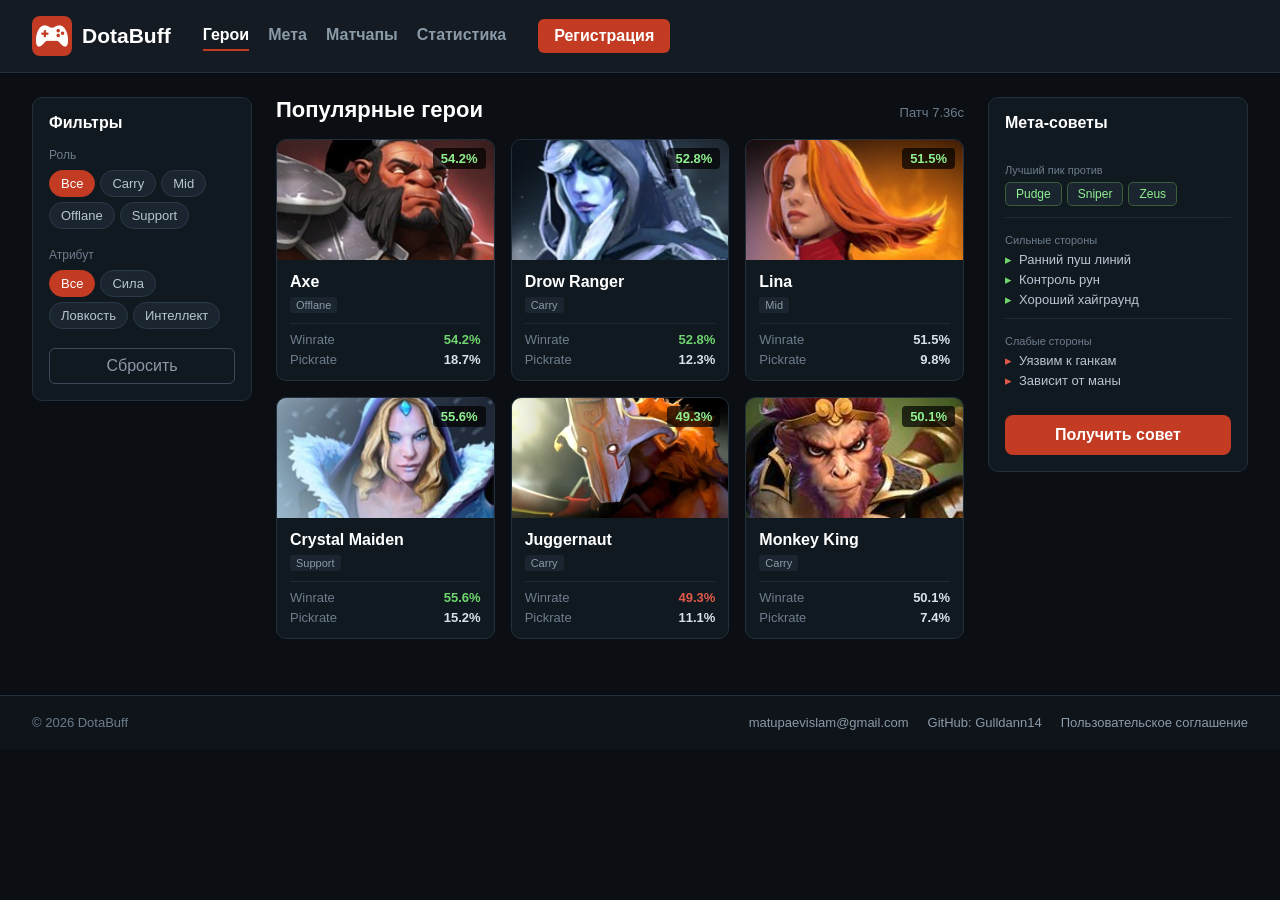
<file: index.html>
<!DOCTYPE html>
<html lang="ru">
<head>
    <meta charset="UTF-8">
    <meta name="viewport" content="width=device-width, initial-scale=1.0">
    <title>DotaBuff — учебная работа</title>
    <link rel="stylesheet" href="styles.css">
</head>
<body>
    <header class="topbar">
        <div class="logo">
            <img src="logo.png" alt="DotaBuff" class="logo-img">
            <span class="logo-text">DotaBuff</span>
        </div>
        <nav class="main-nav">
            <a href="#heroes" class="nav-link active">Герои</a>
            <a href="meta.html" class="nav-link">Мета</a>
            <a href="matchups.html" class="nav-link">Матчапы</a>
            <a href="#stats" class="nav-link">Статистика</a>
        </nav>
<input type="checkbox" id="loginToggle" class="login-toggle">

<label for="loginToggle" class="login-btn"><a href="register.html">Регистрация</a></label>
</div>
<button class="burger" id="burgerBtn" aria-label="Открыть меню">
    <span></span>
    <span></span>
    <span></span>
</button>
    </header>
    <nav class="mobile-nav" id="mobileNav">
    <a href="#heroes">Герои</a>
    <a href="meta.html">Мета</a>
    <a href="matchups.html">Матчапы</a>
    <a href="#stats">Статистика</a>
    <a href="register.html">Регистрация</a>
</nav>

<div class="overlay" id="overlay"></div>

    <main class="layout">
        <aside class="filters">
            <h3 class="filters-title">Фильтры</h3>

            <div class="filter-group">
                <span class="filter-label">Роль</span>
                <div class="filter-chips">
                    <input type="radio" name="role" id="role-all" class="filter-radio" checked>
                    <label for="role-all" class="chip">Все</label>

                    <input type="radio" name="role" id="role-carry" class="filter-radio">
                    <label for="role-carry" class="chip">Carry</label>

                    <input type="radio" name="role" id="role-mid" class="filter-radio">
                    <label for="role-mid" class="chip">Mid</label>

                    <input type="radio" name="role" id="role-offlane" class="filter-radio">
                    <label for="role-offlane" class="chip">Offlane</label>

                    <input type="radio" name="role" id="role-support" class="filter-radio">
                    <label for="role-support" class="chip">Support</label>
                </div>
            </div>

            <div class="filter-group">
                <span class="filter-label">Атрибут</span>
                <div class="filter-chips">
                    <input type="radio" name="attr" id="attr-all" class="filter-radio" checked>
                    <label for="attr-all" class="chip">Все</label>

                    <input type="radio" name="attr" id="attr-str" class="filter-radio">
                    <label for="attr-str" class="chip">Сила</label>

                    <input type="radio" name="attr" id="attr-agi" class="filter-radio">
                    <label for="attr-agi" class="chip">Ловкость</label>

                    <input type="radio" name="attr" id="attr-int" class="filter-radio">
                    <label for="attr-int" class="chip">Интеллект</label>
                </div>
            </div>

            <a href="" class="reset-btn">Сбросить</a>
        </aside>

        <section class="heroes-area">
            <div class="heroes-header">
                <h2>Популярные герои</h2>
                <span class="heroes-count">Патч 7.36c</span>
            </div>

            <div class="hero-grid">
                <article class="hero-card role-offlane attr-str">
                    <div class="hero-portrait attr-str">
                        <img src="axe.jpg" alt="Axe" class="hero-img">
                        <span class="winrate">54.2%</span>
                    </div>
                    <div class="hero-info">
                        <h4 class="hero-name">Axe</h4>
                        <div class="hero-roles">
                            <span class="role-tag">Offlane</span>
                        </div>
                        <div class="hero-stats">
                            <div class="stat">
                                <span class="stat-label">Winrate</span>
                                <span class="stat-value good">54.2%</span>
                            </div>
                            <div class="stat">
                                <span class="stat-label">Pickrate</span>
                                <span class="stat-value">18.7%</span>
                            </div>
                        </div>
                    </div>
                </article>

                <article class="hero-card role-carry attr-agi">
                    <div class="hero-portrait attr-agi">
                        <img src="drowka.jpg" alt="Drow Ranger" class="hero-img">
                        <span class="winrate">52.8%</span>
                    </div>
                    <div class="hero-info">
                        <h4 class="hero-name">Drow Ranger</h4>
                        <div class="hero-roles">
                            <span class="role-tag">Carry</span>
                        </div>
                        <div class="hero-stats">
                            <div class="stat">
                                <span class="stat-label">Winrate</span>
                                <span class="stat-value good">52.8%</span>
                            </div>
                            <div class="stat">
                                <span class="stat-label">Pickrate</span>
                                <span class="stat-value">12.3%</span>
                            </div>
                        </div>
                    </div>
                </article>

                <article class="hero-card role-mid attr-int">
                    <div class="hero-portrait attr-int">
                        <img src="lina.jpg" alt="Lina" class="hero-img">
                        <span class="winrate">51.5%</span>
                    </div>
                    <div class="hero-info">
                        <h4 class="hero-name">Lina</h4>
                        <div class="hero-roles">
                            <span class="role-tag">Mid</span>
                        </div>
                        <div class="hero-stats">
                            <div class="stat">
                                <span class="stat-label">Winrate</span>
                                <span class="stat-value">51.5%</span>
                            </div>
                            <div class="stat">
                                <span class="stat-label">Pickrate</span>
                                <span class="stat-value">9.8%</span>
                            </div>
                        </div>
                    </div>
                </article>

                <article class="hero-card role-support attr-int">
                    <div class="hero-portrait attr-int">
                        <img src="CM.jpg" alt="Crystal Maiden" class="hero-img">
                        <span class="winrate">55.6%</span>
                    </div>
                    <div class="hero-info">
                        <h4 class="hero-name">Crystal Maiden</h4>
                        <div class="hero-roles">
                            <span class="role-tag">Support</span>
                        </div>
                        <div class="hero-stats">
                            <div class="stat">
                                <span class="stat-label">Winrate</span>
                                <span class="stat-value good">55.6%</span>
                            </div>
                            <div class="stat">
                                <span class="stat-label">Pickrate</span>
                                <span class="stat-value">15.2%</span>
                            </div>
                        </div>
                    </div>
                </article>

                <article class="hero-card role-carry attr-agi">
                    <div class="hero-portrait attr-agi">
                        <img src="jaga.webp" alt="Juggernaut" class="hero-img">
                        <span class="winrate">49.3%</span>
                    </div>
                    <div class="hero-info">
                        <h4 class="hero-name">Juggernaut</h4>
                        <div class="hero-roles">
                            <span class="role-tag">Carry</span>
                        </div>
                        <div class="hero-stats">
                            <div class="stat">
                                <span class="stat-label">Winrate</span>
                                <span class="stat-value bad">49.3%</span>
                            </div>
                            <div class="stat">
                                <span class="stat-label">Pickrate</span>
                                <span class="stat-value">11.1%</span>
                            </div>
                        </div>
                    </div>
                </article>

                <article class="hero-card role-carry attr-uni">
                    <div class="hero-portrait attr-uni">
                        <img src="MK.jfif" alt="Monkey King" class="hero-img">
                        <span class="winrate">50.1%</span>
                    </div>
                    <div class="hero-info">
                        <h4 class="hero-name">Monkey King</h4>
                        <div class="hero-roles">
                            <span class="role-tag">Carry</span>
                        </div>
                        <div class="hero-stats">
                            <div class="stat">
                                <span class="stat-label">Winrate</span>
                                <span class="stat-value">50.1%</span>
                            </div>
                            <div class="stat">
                                <span class="stat-label">Pickrate</span>
                                <span class="stat-value">7.4%</span>
                            </div>
                        </div>
                    </div>
                </article>
            </div>
        </section>

        <aside class="meta-panel" id="meta">
            <h3 class="meta-title">Мета-советы</h3>

            <div class="meta-block">
                <span class="meta-label">Лучший пик против</span>
                <div class="meta-heroes">
                    <a href="#" class="meta-chip">Pudge</a>
                    <a href="#" class="meta-chip">Sniper</a>
                    <a href="#" class="meta-chip">Zeus</a>
                </div>
            </div>

            <div class="meta-block">
                <span class="meta-label">Сильные стороны</span>
                <ul class="meta-list">
                    <li>Ранний пуш линий</li>
                    <li>Контроль рун</li>
                    <li>Хороший хайграунд</li>
                </ul>
            </div>

            <div class="meta-block">
                <span class="meta-label">Слабые стороны</span>
                <ul class="meta-list weak">
                    <li>Уязвим к ганкам</li>
                    <li>Зависит от маны</li>
                </ul>
            </div>

            <a href="#heroes" class="advice-btn">Получить совет</a>
        </aside>
    </main>
<footer class="footer">
    <div class="footer-content">
        <p class="footer-copy">© 2026 DotaBuff</p>
        <nav class="footer-links">
            <a href="mailto:matupaevislam@gmail.com">matupaevislam@gmail.com</a>
            <a href="https://github.com/Gulldann14" target="_blank">GitHub: Gulldann14</a>
            <a href="terms.html">Пользовательское соглашение</a>
        </nav>
    </div>
</footer>
<script src="js.js"></script>
</body>
</html>
</file>
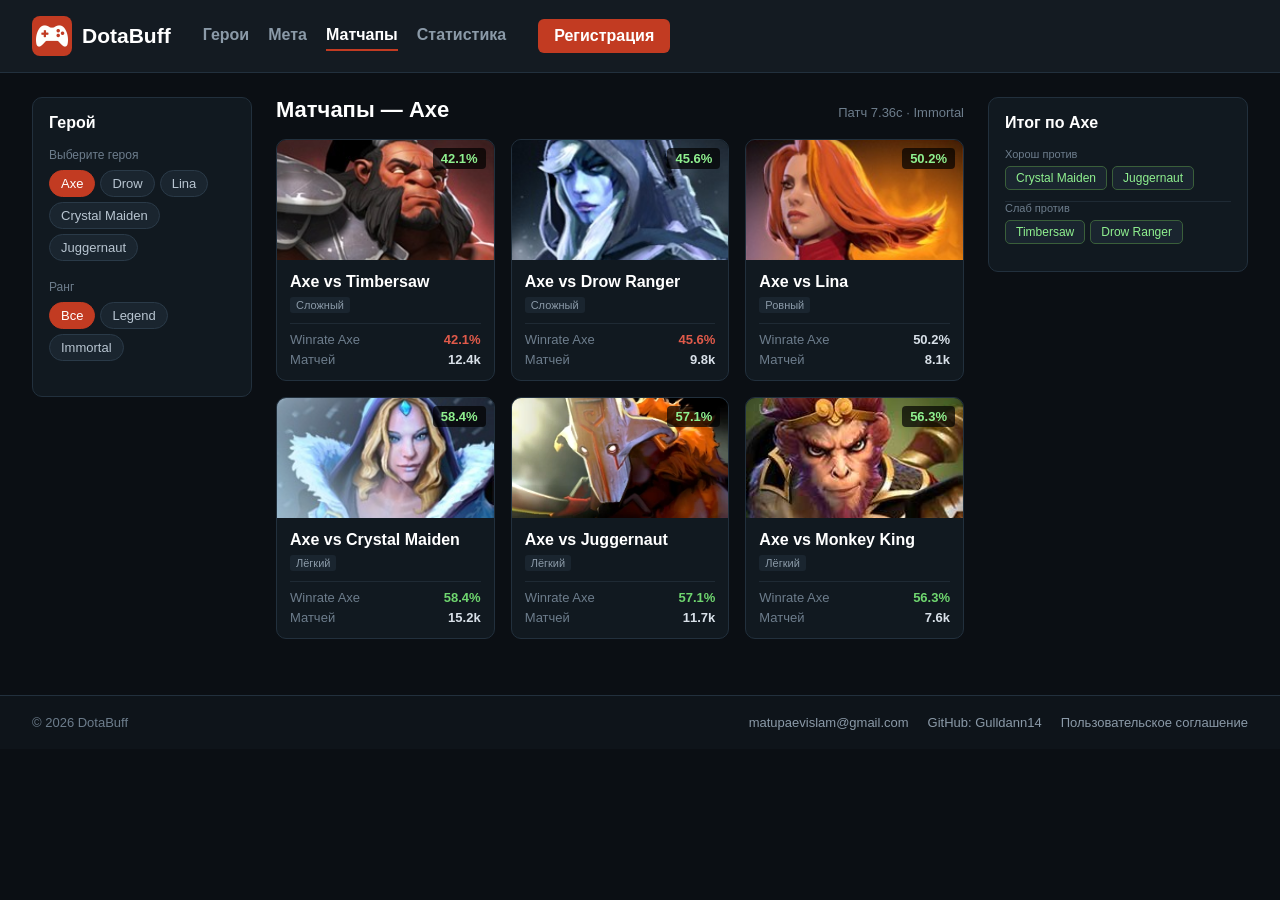
<file: matchups.html>
<!DOCTYPE html>
<html lang="ru">
<head>
    <meta charset="UTF-8">
    <meta name="viewport" content="width=device-width, initial-scale=1.0">
    <title>Матчапы · DotaBuff</title>
    <link rel="stylesheet" href="styles.css">
</head>
<body>
    <header class="topbar">
        <div class="logo">
            <img src="logo.png" alt="DotaBuff" class="logo-img">
            <span class="logo-text">DotaBuff</span>
        </div>
        <nav class="main-nav">
            <a href="index.html" class="nav-link">Герои</a>
            <a href="meta.html" class="nav-link">Мета</a>
            <a href="matchups.html" class="nav-link active">Матчапы</a>
            <a href="#stats" class="nav-link">Статистика</a>
        </nav>
<input type="checkbox" id="loginToggle" class="login-toggle">

<label for="loginToggle" class="login-btn"><a href="register.html">Регистрация</a></label>
</div>
<button class="burger" id="burgerBtn" aria-label="Открыть меню">
    <span></span>
    <span></span>
    <span></span>
</button>
    </header>
    <nav class="mobile-nav" id="mobileNav">
    <a href="#heroes">Герои</a>
    <a href="meta.html">Мета</a>
    <a href="matchups.html">Матчапы</a>
    <a href="#stats">Статистика</a>
    <a href="register.html">Регистрация</a>
</nav>
    <main class="layout">
        <aside class="filters">
            <h3 class="filters-title">Герой</h3>

            <div class="filter-group">
                <span class="filter-label">Выберите героя</span>
                <div class="filter-chips">
                    <input type="radio" name="hero" id="hero-axe" class="filter-radio" checked>
                    <label for="hero-axe" class="chip">Axe</label>

                    <input type="radio" name="hero" id="hero-drow" class="filter-radio">
                    <label for="hero-drow" class="chip">Drow</label>

                    <input type="radio" name="hero" id="hero-lina" class="filter-radio">
                    <label for="hero-lina" class="chip">Lina</label>

                    <input type="radio" name="hero" id="hero-cm" class="filter-radio">
                    <label for="hero-cm" class="chip">Crystal Maiden</label>

                    <input type="radio" name="hero" id="hero-jugg" class="filter-radio">
                    <label for="hero-jugg" class="chip">Juggernaut</label>
                </div>
            </div>

            <div class="filter-group">
                <span class="filter-label">Ранг</span>
                <div class="filter-chips">
                    <input type="radio" name="rank" id="rank-all" class="filter-radio" checked>
                    <label for="rank-all" class="chip">Все</label>

                    <input type="radio" name="rank" id="rank-legend" class="filter-radio">
                    <label for="rank-legend" class="chip">Legend</label>

                    <input type="radio" name="rank" id="rank-immortal" class="filter-radio">
                    <label for="rank-immortal" class="chip">Immortal</label>
                </div>
            </div>
        </aside>

        <section class="heroes-area">
            <div class="heroes-header">
                <h2>Матчапы — Axe</h2>
                <span class="heroes-count">Патч 7.36c · Immortal</span>
            </div>

            <div class="hero-grid">
                <article class="hero-card">
                    <div class="hero-portrait attr-str">
                        <img src="axe.jpg" alt="Axe" class="hero-img">
                        <span class="winrate bad">42.1%</span>
                    </div>
                    <div class="hero-info">
                        <h4 class="hero-name">Axe vs Timbersaw</h4>
                        <div class="hero-roles">
                            <span class="role-tag">Сложный</span>
                        </div>
                        <div class="hero-stats">
                            <div class="stat">
                                <span class="stat-label">Winrate Axe</span>
                                <span class="stat-value bad">42.1%</span>
                            </div>
                            <div class="stat">
                                <span class="stat-label">Матчей</span>
                                <span class="stat-value">12.4k</span>
                            </div>
                        </div>
                    </div>
                </article>

                <article class="hero-card">
                    <div class="hero-portrait attr-agi">
                        <img src="drowka.jpg" alt="Drow Ranger" class="hero-img">
                        <span class="winrate bad">45.6%</span>
                    </div>
                    <div class="hero-info">
                        <h4 class="hero-name">Axe vs Drow Ranger</h4>
                        <div class="hero-roles">
                            <span class="role-tag">Сложный</span>
                        </div>
                        <div class="hero-stats">
                            <div class="stat">
                                <span class="stat-label">Winrate Axe</span>
                                <span class="stat-value bad">45.6%</span>
                            </div>
                            <div class="stat">
                                <span class="stat-label">Матчей</span>
                                <span class="stat-value">9.8k</span>
                            </div>
                        </div>
                    </div>
                </article>

                <article class="hero-card">
                    <div class="hero-portrait attr-int">
                        <img src="lina.jpg" alt="Lina" class="hero-img">
                        <span class="winrate">50.2%</span>
                    </div>
                    <div class="hero-info">
                        <h4 class="hero-name">Axe vs Lina</h4>
                        <div class="hero-roles">
                            <span class="role-tag">Ровный</span>
                        </div>
                        <div class="hero-stats">
                            <div class="stat">
                                <span class="stat-label">Winrate Axe</span>
                                <span class="stat-value">50.2%</span>
                            </div>
                            <div class="stat">
                                <span class="stat-label">Матчей</span>
                                <span class="stat-value">8.1k</span>
                            </div>
                        </div>
                    </div>
                </article>

                <article class="hero-card">
                    <div class="hero-portrait attr-int">
                        <img src="CM.jpg" alt="Crystal Maiden" class="hero-img">
                        <span class="winrate good">58.4%</span>
                    </div>
                    <div class="hero-info">
                        <h4 class="hero-name">Axe vs Crystal Maiden</h4>
                        <div class="hero-roles">
                            <span class="role-tag">Лёгкий</span>
                        </div>
                        <div class="hero-stats">
                            <div class="stat">
                                <span class="stat-label">Winrate Axe</span>
                                <span class="stat-value good">58.4%</span>
                            </div>
                            <div class="stat">
                                <span class="stat-label">Матчей</span>
                                <span class="stat-value">15.2k</span>
                            </div>
                        </div>
                    </div>
                </article>

                <article class="hero-card">
                    <div class="hero-portrait attr-agi">
                        <img src="jaga.webp" alt="Juggernaut" class="hero-img">
                        <span class="winrate good">57.1%</span>
                    </div>
                    <div class="hero-info">
                        <h4 class="hero-name">Axe vs Juggernaut</h4>
                        <div class="hero-roles">
                            <span class="role-tag">Лёгкий</span>
                        </div>
                        <div class="hero-stats">
                            <div class="stat">
                                <span class="stat-label">Winrate Axe</span>
                                <span class="stat-value good">57.1%</span>
                            </div>
                            <div class="stat">
                                <span class="stat-label">Матчей</span>
                                <span class="stat-value">11.7k</span>
                            </div>
                        </div>
                    </div>
                </article>

                <article class="hero-card">
                    <div class="hero-portrait attr-uni">
                        <img src="MK.jfif" alt="Monkey King" class="hero-img">
                        <span class="winrate good">56.3%</span>
                    </div>
                    <div class="hero-info">
                        <h4 class="hero-name">Axe vs Monkey King</h4>
                        <div class="hero-roles">
                            <span class="role-tag">Лёгкий</span>
                        </div>
                        <div class="hero-stats">
                            <div class="stat">
                                <span class="stat-label">Winrate Axe</span>
                                <span class="stat-value good">56.3%</span>
                            </div>
                            <div class="stat">
                                <span class="stat-label">Матчей</span>
                                <span class="stat-value">7.6k</span>
                            </div>
                        </div>
                    </div>
                </article>
            </div>
        </section>

<aside class="meta-panel">
    <div class="meta-for meta-for-axe">
        <h3 class="meta-title">Итог по Axe</h3>
        <div class="meta-block">
            <span class="meta-label">Хорош против</span>
            <div class="meta-heroes">
                <a href="#" class="meta-chip">Crystal Maiden</a>
                <a href="#" class="meta-chip">Juggernaut</a>
            </div>
        </div>
        <div class="meta-block">
            <span class="meta-label">Слаб против</span>
            <div class="meta-heroes">
                <a href="#" class="meta-chip">Timbersaw</a>
                <a href="#" class="meta-chip">Drow Ranger</a>
            </div>
        </div>
    </div>

    <div class="meta-for meta-for-drow">
        <h3 class="meta-title">Итог по Drow Ranger</h3>
        <div class="meta-block">
            <span class="meta-label">Хорош против</span>
            <div class="meta-heroes">
                <a href="#" class="meta-chip">Sniper</a>
                <a href="#" class="meta-chip">Zeus</a>
            </div>
        </div>
        <div class="meta-block">
            <span class="meta-label">Слаб против</span>
            <div class="meta-heroes">
                <a href="#" class="meta-chip">Axe</a>
                <a href="#" class="meta-chip">Slark</a>
            </div>
        </div>
    </div>

    <div class="meta-for meta-for-lina">
        <h3 class="meta-title">Итог по Lina</h3>
        <div class="meta-block">
            <span class="meta-label">Хорош против</span>
            <div class="meta-heroes">
                <a href="#" class="meta-chip">Pudge</a>
                <a href="#" class="meta-chip">Sniper</a>
            </div>
        </div>
        <div class="meta-block">
            <span class="meta-label">Слаб против</span>
            <div class="meta-heroes">
                <a href="#" class="meta-chip">Anti-Mage</a>
                <a href="#" class="meta-chip">Storm Spirit</a>
            </div>
        </div>
    </div>

    <div class="meta-for meta-for-cm">
        <h3 class="meta-title">Итог по Crystal Maiden</h3>
        <div class="meta-block">
            <span class="meta-label">Хорош против</span>
            <div class="meta-heroes">
                <a href="#" class="meta-chip">Meepo</a>
                <a href="#" class="meta-chip">Broodmother</a>
            </div>
        </div>
        <div class="meta-block">
            <span class="meta-label">Слаб против</span>
            <div class="meta-heroes">
                <a href="#" class="meta-chip">Axe</a>
                <a href="#" class="meta-chip">Slark</a>
            </div>
        </div>
    </div>

    <div class="meta-for meta-for-jugg">
        <h3 class="meta-title">Итог по Juggernaut</h3>
        <div class="meta-block">
            <span class="meta-label">Хорош против</span>
            <div class="meta-heroes">
                <a href="#" class="meta-chip">Zeus</a>
                <a href="#" class="meta-chip">Crystal Maiden</a>
            </div>
        </div>
        <div class="meta-block">
            <span class="meta-label">Слаб против</span>
            <div class="meta-heroes">
                <a href="#" class="meta-chip">Axe</a>
                <a href="#" class="meta-chip">Bristleback</a>
            </div>
        </div>
    </div>
</aside>
    </main>
<footer class="footer">
    <div class="footer-content">
        <p class="footer-copy">© 2026 DotaBuff</p>
        <nav class="footer-links">
            <a href="mailto:matupaevislam@gmail.com">matupaevislam@gmail.com</a>
            <a href="https://github.com/Gulldann14" target="_blank">GitHub: Gulldann14</a>
            <a href="terms.html">Пользовательское соглашение</a>
        </nav>
    </div>
</footer>
</body>
</html>
</file>
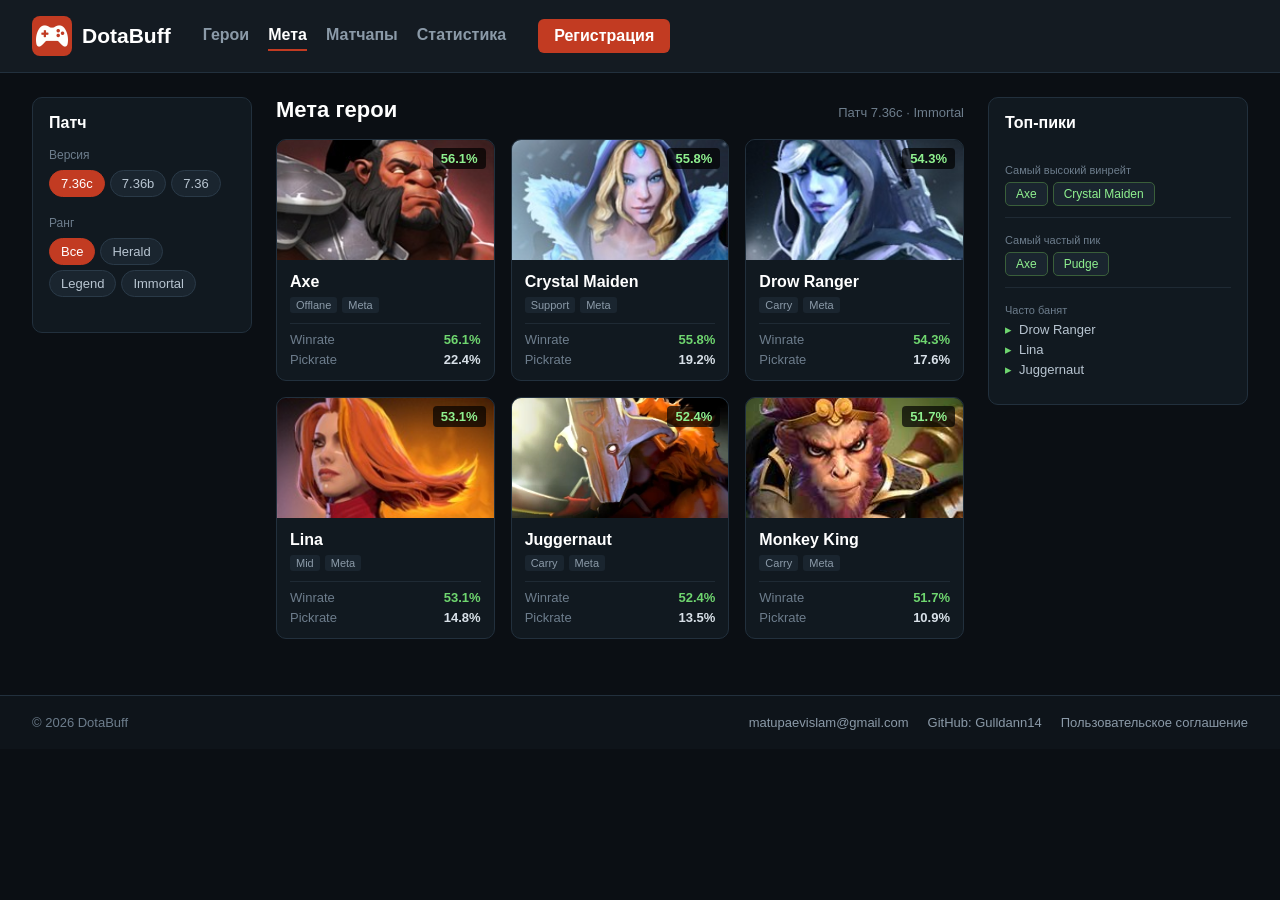
<file: meta.html>
<!DOCTYPE html>
<html lang="ru">
<head>
    <meta charset="UTF-8">
    <meta name="viewport" content="width=device-width, initial-scale=1.0">
    <title>Мета · DotaBuff</title>
    <link rel="stylesheet" href="styles.css">
</head>
<body>
    <header class="topbar">
        <div class="logo">
            <img src="logo.png" alt="DotaBuff" class="logo-img">
            <span class="logo-text">DotaBuff</span>
        </div>
        <nav class="main-nav">
            <a href="index.html" class="nav-link">Герои</a>
            <a href="meta.html" class="nav-link active">Мета</a>
            <a href="matchups.html" class="nav-link">Матчапы</a>
            <a href="#stats" class="nav-link">Статистика</a>
        </nav>
<input type="checkbox" id="loginToggle" class="login-toggle">

<label for="loginToggle" class="login-btn"><a href="register.html">Регистрация</a></label>
</div>
<button class="burger" id="burgerBtn" aria-label="Открыть меню">
    <span></span>
    <span></span>
    <span></span>
</button>
    </header>
    <nav class="mobile-nav" id="mobileNav">
    <a href="#heroes">Герои</a>
    <a href="meta.html">Мета</a>
    <a href="matchups.html">Матчапы</a>
    <a href="#stats">Статистика</a>
    <a href="register.html">Регистрация</a>
</nav>
    <main class="layout">
        <aside class="filters">
            <h3 class="filters-title">Патч</h3>

            <div class="filter-group">
                <span class="filter-label">Версия</span>
                <div class="filter-chips">
                    <input type="radio" name="patch" id="patch-736c" class="filter-radio" checked>
                    <label for="patch-736c" class="chip">7.36c</label>

                    <input type="radio" name="patch" id="patch-736b" class="filter-radio">
                    <label for="patch-736b" class="chip">7.36b</label>

                    <input type="radio" name="patch" id="patch-736" class="filter-radio">
                    <label for="patch-736" class="chip">7.36</label>
                </div>
            </div>

            <div class="filter-group">
                <span class="filter-label">Ранг</span>
                <div class="filter-chips">
                    <input type="radio" name="rank" id="rank-all" class="filter-radio" checked>
                    <label for="rank-all" class="chip">Все</label>

                    <input type="radio" name="rank" id="rank-herald" class="filter-radio">
                    <label for="rank-herald" class="chip">Herald</label>

                    <input type="radio" name="rank" id="rank-legend" class="filter-radio">
                    <label for="rank-legend" class="chip">Legend</label>

                    <input type="radio" name="rank" id="rank-immortal" class="filter-radio">
                    <label for="rank-immortal" class="chip">Immortal</label>
                </div>
            </div>
        </aside>

        <section class="heroes-area">
            <div class="heroes-header">
                <h2>Мета герои</h2>
                <span class="heroes-count">Патч 7.36c · Immortal</span>
            </div>

            <div class="hero-grid">
                <article class="hero-card">
                    <div class="hero-portrait attr-str">
                        <img src="axe.jpg" alt="Axe" class="hero-img">
                        <span class="winrate">56.1%</span>
                    </div>
                    <div class="hero-info">
                        <h4 class="hero-name">Axe</h4>
                        <div class="hero-roles">
                            <span class="role-tag">Offlane</span>
                            <span class="role-tag">Meta</span>
                        </div>
                        <div class="hero-stats">
                            <div class="stat">
                                <span class="stat-label">Winrate</span>
                                <span class="stat-value good">56.1%</span>
                            </div>
                            <div class="stat">
                                <span class="stat-label">Pickrate</span>
                                <span class="stat-value">22.4%</span>
                            </div>
                        </div>
                    </div>
                </article>

                <article class="hero-card">
                    <div class="hero-portrait attr-int">
                        <img src="CM.jpg" alt="Crystal Maiden" class="hero-img">
                        <span class="winrate">55.8%</span>
                    </div>
                    <div class="hero-info">
                        <h4 class="hero-name">Crystal Maiden</h4>
                        <div class="hero-roles">
                            <span class="role-tag">Support</span>
                            <span class="role-tag">Meta</span>
                        </div>
                        <div class="hero-stats">
                            <div class="stat">
                                <span class="stat-label">Winrate</span>
                                <span class="stat-value good">55.8%</span>
                            </div>
                            <div class="stat">
                                <span class="stat-label">Pickrate</span>
                                <span class="stat-value">19.2%</span>
                            </div>
                        </div>
                    </div>
                </article>

                <article class="hero-card">
                    <div class="hero-portrait attr-agi">
                        <img src="drowka.jpg" alt="Drow Ranger" class="hero-img">
                        <span class="winrate">54.3%</span>
                    </div>
                    <div class="hero-info">
                        <h4 class="hero-name">Drow Ranger</h4>
                        <div class="hero-roles">
                            <span class="role-tag">Carry</span>
                            <span class="role-tag">Meta</span>
                        </div>
                        <div class="hero-stats">
                            <div class="stat">
                                <span class="stat-label">Winrate</span>
                                <span class="stat-value good">54.3%</span>
                            </div>
                            <div class="stat">
                                <span class="stat-label">Pickrate</span>
                                <span class="stat-value">17.6%</span>
                            </div>
                        </div>
                    </div>
                </article>

                <article class="hero-card">
                    <div class="hero-portrait attr-int">
                        <img src="lina.jpg" alt="Lina" class="hero-img">
                        <span class="winrate">53.1%</span>
                    </div>
                    <div class="hero-info">
                        <h4 class="hero-name">Lina</h4>
                        <div class="hero-roles">
                            <span class="role-tag">Mid</span>
                            <span class="role-tag">Meta</span>
                        </div>
                        <div class="hero-stats">
                            <div class="stat">
                                <span class="stat-label">Winrate</span>
                                <span class="stat-value good">53.1%</span>
                            </div>
                            <div class="stat">
                                <span class="stat-label">Pickrate</span>
                                <span class="stat-value">14.8%</span>
                            </div>
                        </div>
                    </div>
                </article>

                <article class="hero-card">
                    <div class="hero-portrait attr-agi">
                        <img src="jaga.webp" alt="Juggernaut" class="hero-img">
                        <span class="winrate">52.4%</span>
                    </div>
                    <div class="hero-info">
                        <h4 class="hero-name">Juggernaut</h4>
                        <div class="hero-roles">
                            <span class="role-tag">Carry</span>
                            <span class="role-tag">Meta</span>
                        </div>
                        <div class="hero-stats">
                            <div class="stat">
                                <span class="stat-label">Winrate</span>
                                <span class="stat-value good">52.4%</span>
                            </div>
                            <div class="stat">
                                <span class="stat-label">Pickrate</span>
                                <span class="stat-value">13.5%</span>
                            </div>
                        </div>
                    </div>
                </article>

                <article class="hero-card">
                    <div class="hero-portrait attr-uni">
                        <img src="MK.jfif" alt="Monkey King" class="hero-img">
                        <span class="winrate">51.7%</span>
                    </div>
                    <div class="hero-info">
                        <h4 class="hero-name">Monkey King</h4>
                        <div class="hero-roles">
                            <span class="role-tag">Carry</span>
                            <span class="role-tag">Meta</span>
                        </div>
                        <div class="hero-stats">
                            <div class="stat">
                                <span class="stat-label">Winrate</span>
                                <span class="stat-value good">51.7%</span>
                            </div>
                            <div class="stat">
                                <span class="stat-label">Pickrate</span>
                                <span class="stat-value">10.9%</span>
                            </div>
                        </div>
                    </div>
                </article>
            </div>
        </section>

        <aside class="meta-panel">
            <h3 class="meta-title">Топ-пики</h3>

            <div class="meta-block">
                <span class="meta-label">Самый высокий винрейт</span>
                <div class="meta-heroes">
                    <a href="#" class="meta-chip">Axe</a>
                    <a href="#" class="meta-chip">Crystal Maiden</a>
                </div>
            </div>

            <div class="meta-block">
                <span class="meta-label">Самый частый пик</span>
                <div class="meta-heroes">
                    <a href="#" class="meta-chip">Axe</a>
                    <a href="#" class="meta-chip">Pudge</a>
                </div>
            </div>

            <div class="meta-block">
                <span class="meta-label">Часто банят</span>
                <ul class="meta-list">
                    <li>Drow Ranger</li>
                    <li>Lina</li>
                    <li>Juggernaut</li>
                </ul>
            </div>
        </aside>
    </main>

<footer class="footer">
    <div class="footer-content">
        <p class="footer-copy">© 2026 DotaBuff</p>
        <nav class="footer-links">
            <a href="mailto:matupaevislam@gmail.com">matupaevislam@gmail.com</a>
            <a href="https://github.com/Gulldann14" target="_blank">GitHub: Gulldann14</a>
            <a href="terms.html">Пользовательское соглашение</a>
        </nav>
    </div>
</footer>
</body>
</html>
</file>
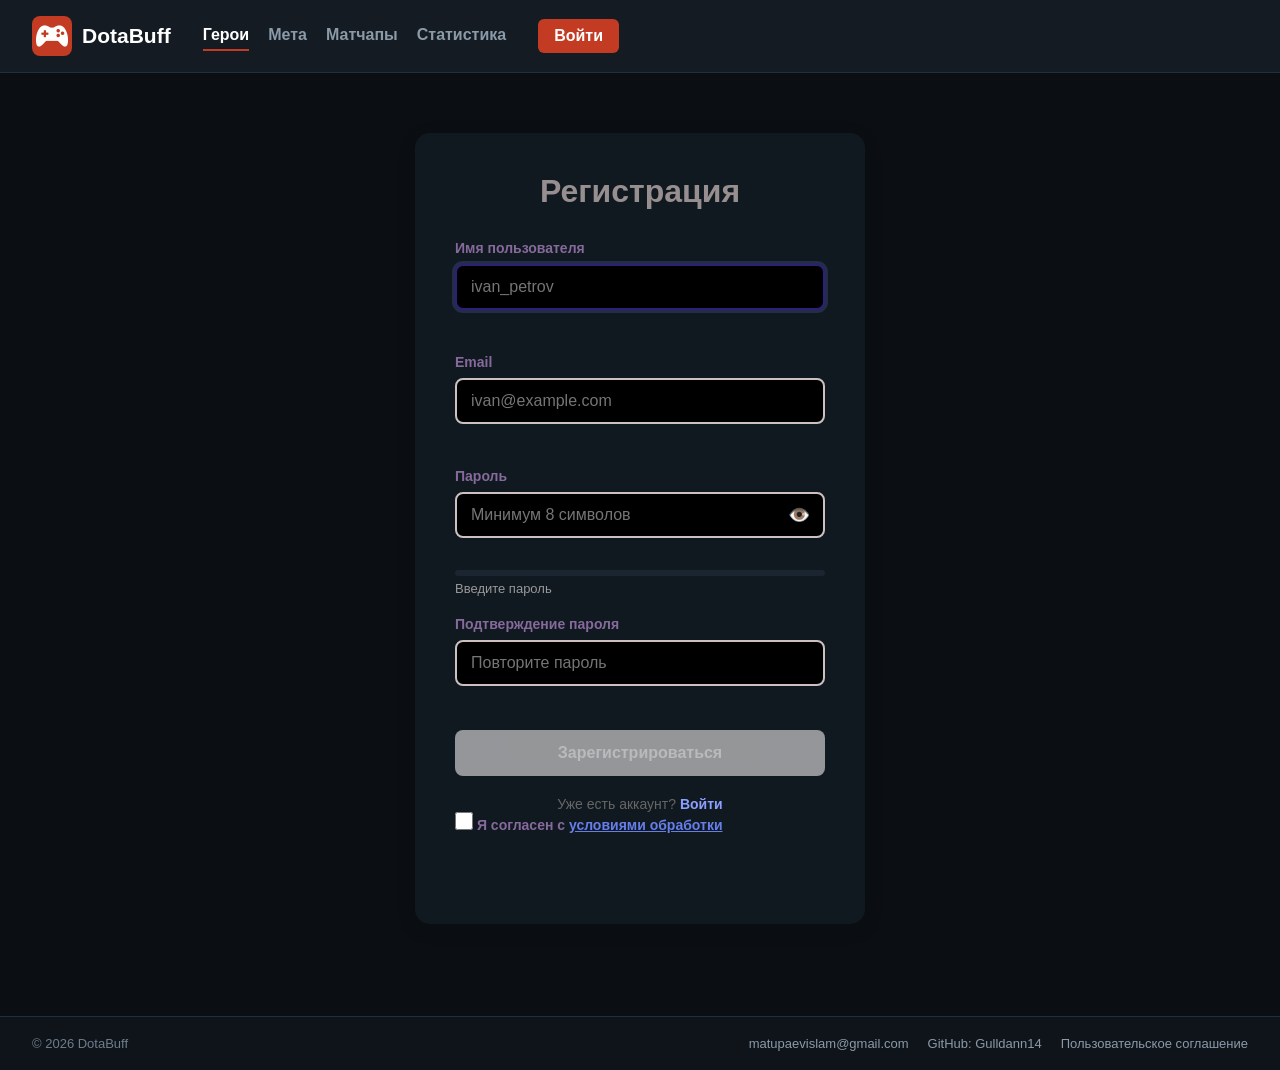
<file: register.html>
<!DOCTYPE html>
<html lang="ru">
<head>
    <meta charset="UTF-8">
    <meta name="viewport" content="width=device-width, initial-scale=1.0">
    <title>Регистрация — Dotabaff</title>
    <link rel="stylesheet" href="styles.css">
    <link rel="stylesheet" href="register.css">
</head>
<body>

    <!-- СЮДА ВСТАВИТЬ ШАПКУ ИЗ index.html -->
         <header class="topbar">
        <div class="logo">
            <img src="logo.png" alt="DotaBuff" class="logo-img">
            <span class="logo-text">DotaBuff</span>
        </div>
        <nav class="main-nav">
            <a href="#heroes" class="nav-link active">Герои</a>
            <a href="meta.html" class="nav-link">Мета</a>
            <a href="matchups.html" class="nav-link">Матчапы</a>
            <a href="#stats" class="nav-link">Статистика</a>
        </nav>
<input type="checkbox" id="loginToggle" class="login-toggle">

<label for="loginToggle" class="login-btn">Войти</label>

<div class="login-modal">
    <label for="loginToggle" class="login-overlay"></label>
    <div class="login-box">
        <label for="loginToggle" class="login-close"></label>
        <h3 class="login-title">Вход</h3>
        <form class="login-form">
            <input type="text" class="login-input" placeholder="Логин" required>
            <input type="password" class="login-input" placeholder="Пароль" required>
            <button type="submit" class="login-submit">Войти</button>
        </form>
    </div>
</div>
<button class="burger" id="burgerBtn" aria-label="Открыть меню">
    <span></span>
    <span></span>
    <span></span>
</button>
    </header>
    
    <!-- СЮДА ФОРМУ РЕГИСТРАЦИИ (добавим в ШАГЕ 3) -->
    <main class="register-main">
    <form class="register-form" id="registerForm" novalidate>
        <h1>Регистрация</h1>

        <div class="form-group">
            <label for="username">Имя пользователя</label>
            <input type="text" id="username" placeholder="ivan_petrov" autocomplete="username">
            <small class="error" id="usernameError"></small>
        </div>

        <div class="form-group">
            <label for="email">Email</label>
            <input type="email" id="email" placeholder="ivan@example.com" autocomplete="email">
            <small class="error" id="emailError"></small>
        </div>

                <div class="form-group">
            <label for="password">Пароль</label>
            <div class="password-wrapper">
                <input type="password" id="password" placeholder="Минимум 8 символов" autocomplete="new-password">
                <button type="button" class="toggle-password" id="togglePassword">👁️</button>
            </div>
            
            <small class="error" id="passwordError"></small>
            <div class="strength-bar">
                <div class="strength-fill" id="strengthFill"></div>
            </div>
            <p class="strength-text" id="strengthText">Введите пароль</p>
        </div>
        <div class="form-group">
            <label for="confirm">Подтверждение пароля</label>
            <input type="password" id="confirm" placeholder="Повторите пароль" autocomplete="new-password">
            <small class="error" id="confirmError"></small>
        </div>

        <button type="submit" class="submit-btn" id="submitBtn" disabled>
            Зарегистрироваться
        </button>

        <p class="form-footer">
            Уже есть аккаунт? <a href="#">Войти</a>
        </p>
        <div class="form-group checkbox-group">
    <label class="checkbox-label">
        <input type="checkbox" id="terms">
        <span>Я согласен с <a href="terms.html">условиями обработки</a></span>
    </label>
    <small class="error" id="termsError"></small>
</div>

    </form>
</main>

    <!-- СЮДА ВСТАВИТЬ ПОДВАЛ ИЗ index.html -->
     <footer class="footer">
    <div class="footer-content">
        <p class="footer-copy">© 2026 DotaBuff</p>
        <nav class="footer-links">
            <a href="mailto:matupaevislam@gmail.com">matupaevislam@gmail.com</a>
            <a href="https://github.com/Gulldann14" target="_blank">GitHub: Gulldann14</a>
            <a href="terms.html">Пользовательское соглашение</a>
        </nav>
    </div>
    
</footer>
    
    <script src="register.js"></script>
</body>
</html>
</file>
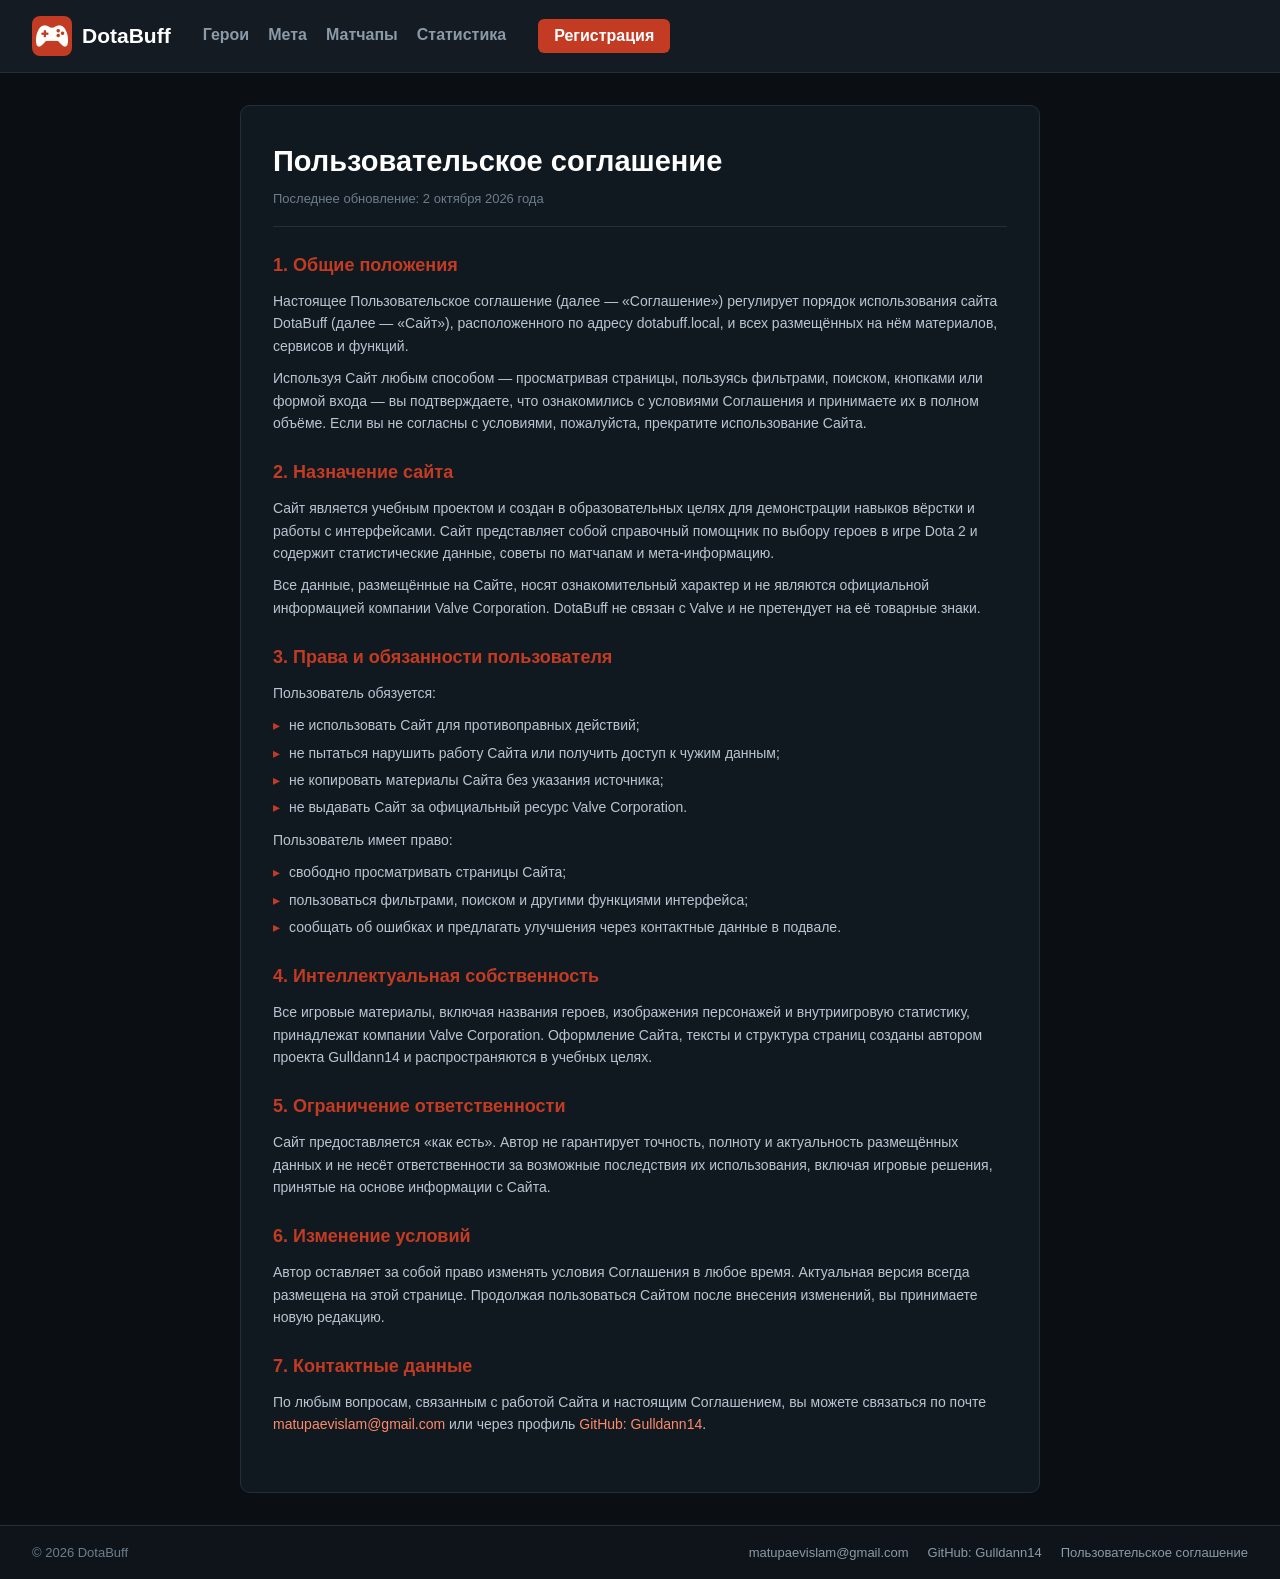
<file: terms.html>
<!DOCTYPE html>
<html lang="ru">
<head>
    <meta charset="UTF-8">
    <meta name="viewport" content="width=device-width, initial-scale=1.0">
    <title>Пользовательское соглашение · DotaBuff</title>
    <link rel="stylesheet" href="styles.css">
</head>
<body>
    <header class="topbar">
        <div class="logo">
            <img src="logo.png" alt="DotaBuff" class="logo-img">
            <span class="logo-text">DotaBuff</span>
        </div>
        <nav class="main-nav">
            <a href="index.html" class="nav-link">Герои</a>
            <a href="meta.html" class="nav-link">Мета</a>
            <a href="matchups.html" class="nav-link">Матчапы</a>
            <a href="#stats" class="nav-link">Статистика</a>
        </nav>
<input type="checkbox" id="loginToggle" class="login-toggle">

<label for="loginToggle" class="login-btn"><a href="register.html">Регистрация</a></label>
</div>
<button class="burger" id="burgerBtn" aria-label="Открыть меню">
    <span></span>
    <span></span>
    <span></span>
</button>
    </header>
    <nav class="mobile-nav" id="mobileNav">
    <a href="#heroes">Герои</a>
    <a href="meta.html">Мета</a>
    <a href="matchups.html">Матчапы</a>
    <a href="#stats">Статистика</a>
    <a href="register.html">Регистрация</a>
</nav>
    <div class="login-modal">
        <label for="loginToggle" class="login-overlay"></label>
        <div class="login-box">
            <label for="loginToggle" class="login-close">&times;</label>
            <h3 class="login-title">Вход</h3>
            <form class="login-form">
                <input type="text" class="login-input" placeholder="Логин" required>
                <input type="password" class="login-input" placeholder="Пароль" required>
                <button type="submit" class="login-submit">Войти</button>
            </form>
        </div>
    </div>

    <main class="terms-page">
        <h1 class="terms-title">Пользовательское соглашение</h1>
        <p class="terms-updated">Последнее обновление: 2 октября 2026 года</p>

        <section class="terms-section">
            <h2>1. Общие положения</h2>
            <p>
                Настоящее Пользовательское соглашение (далее — «Соглашение») регулирует
                порядок использования сайта DotaBuff (далее — «Сайт»), расположенного
                по адресу dotabuff.local, и всех размещённых на нём материалов,
                сервисов и функций.
            </p>
            <p>
                Используя Сайт любым способом — просматривая страницы, пользуясь
                фильтрами, поиском, кнопками или формой входа — вы подтверждаете,
                что ознакомились с условиями Соглашения и принимаете их в полном объёме.
                Если вы не согласны с условиями, пожалуйста, прекратите использование Сайта.
            </p>
        </section>

        <section class="terms-section">
            <h2>2. Назначение сайта</h2>
            <p>
                Сайт является учебным проектом и создан в образовательных целях для
                демонстрации навыков вёрстки и работы с интерфейсами. Сайт представляет
                собой справочный помощник по выбору героев в игре Dota 2 и содержит
                статистические данные, советы по матчапам и мета-информацию.
            </p>
            <p>
                Все данные, размещённые на Сайте, носят ознакомительный характер
                и не являются официальной информацией компании Valve Corporation.
                DotaBuff не связан с Valve и не претендует на её товарные знаки.
            </p>
        </section>

        <section class="terms-section">
            <h2>3. Права и обязанности пользователя</h2>
            <p>Пользователь обязуется:</p>
            <ul>
                <li>не использовать Сайт для противоправных действий;</li>
                <li>не пытаться нарушить работу Сайта или получить доступ к чужим данным;</li>
                <li>не копировать материалы Сайта без указания источника;</li>
                <li>не выдавать Сайт за официальный ресурс Valve Corporation.</li>
            </ul>
            <p>Пользователь имеет право:</p>
            <ul>
                <li>свободно просматривать страницы Сайта;</li>
                <li>пользоваться фильтрами, поиском и другими функциями интерфейса;</li>
                <li>сообщать об ошибках и предлагать улучшения через контактные данные в подвале.</li>
            </ul>
        </section>

        <section class="terms-section">
            <h2>4. Интеллектуальная собственность</h2>
            <p>
                Все игровые материалы, включая названия героев, изображения персонажей
                и внутриигровую статистику, принадлежат компании Valve Corporation.
                Оформление Сайта, тексты и структура страниц созданы автором проекта
                Gulldann14 и распространяются в учебных целях.
            </p>
        </section>

        <section class="terms-section">
            <h2>5. Ограничение ответственности</h2>
            <p>
                Сайт предоставляется «как есть». Автор не гарантирует точность,
                полноту и актуальность размещённых данных и не несёт ответственности
                за возможные последствия их использования, включая игровые решения,
                принятые на основе информации с Сайта.
            </p>
        </section>

        <section class="terms-section">
            <h2>6. Изменение условий</h2>
            <p>
                Автор оставляет за собой право изменять условия Соглашения в любое время.
                Актуальная версия всегда размещена на этой странице. Продолжая
                пользоваться Сайтом после внесения изменений, вы принимаете новую редакцию.
            </p>
        </section>

        <section class="terms-section">
            <h2>7. Контактные данные</h2>
            <p>
                По любым вопросам, связанным с работой Сайта и настоящим Соглашением,
                вы можете связаться по почте
                <a href="mailto:matupaevislam@gmail.com">matupaevislam@gmail.com</a>
                или через профиль
                <a href="https://github.com/Gulldann14" target="_blank">GitHub: Gulldann14</a>.
            </p>
        </section>
    </main>

    <footer class="footer">
        <div class="footer-content">
            <p class="footer-copy">© 2026 DotaBuff</p>
            <nav class="footer-links">
                <a href="mailto:matupaevislam@gmail.com">matupaevislam@gmail.com</a>
                <a href="https://github.com/Gulldann14" target="_blank">GitHub: Gulldann14</a>
                <a href="terms.html">Пользовательское соглашение</a>
            </nav>
        </div>
    </footer>
</body>
</html>
</file>
<file: styles.css>
* {
    margin: 0;
    padding: 0;
    box-sizing: border-box;
}

body {
    background: #0b0f14;
    color: #d8e0e8;
    font-family: Arial, sans-serif;
    min-height: 100vh;
}

.topbar {
    display: flex;
    align-items: center;
    gap: 32px;
    padding: 16px 32px;
    background: #141b22;
    border-bottom: 1px solid #22303d;
    position: sticky;
    top: 0;
    z-index: 1000;
}

.logo {
    display: flex;
    align-items: center;
    gap: 10px;
}

.logo-img {
    width: 40px;
    height: 40px;
    background: #c23b22;
    border-radius: 8px;
    padding: 4px;
}

.logo-text {
    font-size: 21px;
    font-weight: bold;
    color: #fff;
}

.main-nav {
    display: flex;
    gap: 19px;
}

.nav-link {
    color: #8b9aa8;
    text-decoration: none;
    font-weight: bold;
    padding: 5px 0;
    border-bottom: 2px solid transparent;
}

.nav-link:hover {
    color: #fff;
}

.nav-link.active {
    color: #fff;
    border-bottom-color: #c23b22;
}

.user-area {
    margin-left: auto;
    display: flex;
    gap: 10px;
    align-items: center;
}

.search-input {
    background: #0b1117;
    border: 1px solid #2a3a48;
    border-radius: 6px;
    padding: 8px 13px;
    color: #d8e0e8;
    outline: none;
}

.login-btn {
    background: #c23b22;
    color: #fff;
    border: none;
    border-radius: 6px;
    padding: 8px 16px;
    font-weight: bold;
    cursor: pointer;
}

.login-btn:hover {
    background: #8a2412;
}

.layout {
    display: grid;
    grid-template-columns: 220px 1fr 260px;
    gap: 24px;
    padding: 24px 32px;
    max-width: 1400px;
    margin: 0 auto;
}

.filters,
.meta-panel {
    background: #111920;
    border: 1px solid #22303d;
    border-radius: 10px;
    padding: 16px;
    height: fit-content;
}

.filters-title,
.meta-title {
    font-size: 16px;
    margin-bottom: 16px;
    color: #fff;
}

.filter-group {
    margin-bottom: 19px;
}

.filter-label {
    display: block;
    font-size: 12px;
    color: #6d7d8c;
    margin-bottom: 8px;
}

.filter-chips {
    display: flex;
    flex-wrap: wrap;
    gap: 5px;
}

.filter-radio {
    position: absolute;
    opacity: 0;
}

.chip {
    display: inline-block;
    background: #1a252f;
    border: 1px solid #2a3a48;
    color: #b8c5d1;
    padding: 5px 11px;
    border-radius: 15px;
    font-size: 13px;
    cursor: pointer;
    user-select: none;
}

.chip:hover {
    border-color: #c23b22;
    color: #fff;
}

.filter-radio:checked + .chip {
    background: #c23b22;
    border-color: #c23b22;
    color: #fff;
}

.reset-btn {
    display: block;
    text-align: center;
    border: 1px solid #3a4a5a;
    color: #8b9aa8;
    padding: 8px;
    border-radius: 6px;
    text-decoration: none;
    margin-top: 8px;
}

.reset-btn:hover {
    border-color: #c23b22;
    color: #c23b22;
}

.heroes-header {
    display: flex;
    justify-content: space-between;
    align-items: baseline;
    margin-bottom: 16px;
}

.heroes-header h2 {
    font-size: 22px;
    color: #fff;
}

.heroes-count {
    font-size: 13px;
    color: #6d7d8c;
}

.hero-grid {
    display: grid;
    grid-template-columns: repeat(auto-fill, minmax(200px, 1fr));
    gap: 16px;
}

.hero-card {
    background: #111920;
    border: 1px solid #22303d;
    border-radius: 10px;
    overflow: hidden;
    transition: transform 0.2s, border-color 0.2s;
}

.hero-card:hover {
    transform: translateY(-3px);
    border-color: #c23b22;
}

.hero-portrait {
    height: 120px;
    position: relative;
    overflow: hidden;
    background: #1a252f;
}

.hero-img {
    width: 100%;
    height: 100%;
    object-fit: cover;
}

.winrate {
    position: absolute;
    top: 8px;
    right: 8px;
    background: rgba(0, 0, 0, 0.7);
    color: #8ff08f;
    font-weight: bold;
    font-size: 13px;
    padding: 3px 8px;
    border-radius: 4px;
}

.hero-info {
    padding: 13px;
}

.hero-name {
    font-size: 16px;
    color: #fff;
    margin-bottom: 6px;
}

.hero-roles {
    display: flex;
    gap: 5px;
    margin-bottom: 10px;
}

.role-tag {
    font-size: 11px;
    background: #1a252f;
    color: #8b9aa8;
    padding: 2px 6px;
    border-radius: 3px;
}

.hero-stats {
    display: flex;
    flex-direction: column;
    gap: 5px;
    border-top: 1px solid #1f2a34;
    padding-top: 8px;
}

.stat {
    display: flex;
    justify-content: space-between;
    font-size: 13px;
}

.stat-label {
    color: #6d7d8c;
}

.stat-value {
    color: #d8e0e8;
    font-weight: bold;
}

.stat-value.good { color: #6fd66f; }
.stat-value.bad { color: #e05a4a; }

.todo-note {
    margin-top: 24px;
    padding: 13px;
    border: 1px dashed #3a4a5a;
    border-radius: 8px;
    color: #6d7d8c;
    font-size: 13px;
    text-align: center;
}

.todo-note.small {
    margin-top: 13px;
    font-size: 12px;
}

.meta-panel {
    display: flex;
    flex-direction: column;
    gap: 16px;
}

.meta-block {
    border-bottom: 1px solid #1f2a34;
    padding-bottom: 11px;
}

.meta-block:last-of-type {
    border-bottom: none;
}

.meta-label {
    display: block;
    font-size: 11px;
    color: #6d7d8c;
    margin-bottom: 6px;
}

.meta-heroes {
    display: flex;
    flex-wrap: wrap;
    gap: 5px;
}

.meta-chip {
    background: #1a252f;
    border: 1px solid #3a5f3a;
    color: #8ff08f;
    font-size: 12px;
    padding: 4px 10px;
    border-radius: 5px;
    text-decoration: none;
}

.meta-chip:hover {
    background: #3a5f3a;
    color: #fff;
}

.meta-list {
    list-style: none;
    display: flex;
    flex-direction: column;
    gap: 5px;
}

.meta-list li {
    font-size: 13px;
    color: #b8c5d1;
    padding-left: 14px;
    position: relative;
}

.meta-list li::before {
    content: "▸";
    position: absolute;
    left: 0;
    color: #6fd66f;
}

.meta-list.weak li::before {
    color: #e05a4a;
}

.advice-btn {
    display: block;
    background: #c23b22;
    color: #fff;
    border-radius: 8px;
    padding: 11px;
    font-weight: bold;
    text-align: center;
    text-decoration: none;
}

.advice-btn:hover {
    background: #8a2412;
}

body:has(#role-carry:checked) .hero-card:not(.role-carry),
body:has(#role-mid:checked) .hero-card:not(.role-mid),
body:has(#role-offlane:checked) .hero-card:not(.role-offlane),
body:has(#role-support:checked) .hero-card:not(.role-support),
body:has(#attr-str:checked) .hero-card:not(.attr-str),
body:has(#attr-agi:checked) .hero-card:not(.attr-agi),
body:has(#attr-int:checked) .hero-card:not(.attr-int) {
    display: none;
}

@media (max-width: 1000px) {
    .layout {
        grid-template-columns: 200px 1fr;
    }
    .meta-panel {
        grid-column: 1 / -1;
    }
}

@media (max-width: 700px) {
    .layout {
        grid-template-columns: 1fr;
        padding: 16px;
    }
    .topbar {
        flex-wrap: wrap;
        gap: 13px;
        padding: 13px 16px;
    }
    .main-nav {
        width: 100%;
        justify-content: space-between;
    }
    .search-input {
        width: 120px;
    }
}

.footer {
    background: #0e141a;
    border-top: 1px solid #22303d;
    padding: 19px 32px;
    margin-top: 32px;
}

.footer-content {
    max-width: 1400px;
    margin: 0 auto;
    display: flex;
    justify-content: space-between;
    align-items: center;
    flex-wrap: wrap;
    gap: 13px;
}

.footer-copy {
    color: #6d7d8c;
    font-size: 13px;
}

.footer-links {
    display: flex;
    gap: 19px;
}

.footer-links a {
    color: #8b9aa8;
    text-decoration: none;
    font-size: 13px;
}

.footer-links a:hover {
    color: #c23b22;
}

@media (max-width: 700px) {
    .footer-content {
        flex-direction: column;
        text-align: center;
    }
}

.login-toggle {
    display: none;
}

.login-modal {
    display: none;
    position: fixed;
    inset: 0;
    z-index: 2000;
    align-items: center;
    justify-content: center;
}

.login-toggle:checked ~ .login-modal {
    display: flex;
}

.login-overlay {
    position: absolute;
    inset: 0;
    background: rgba(0, 0, 0, 0.7);
    cursor: pointer;
}

.login-box {
    position: relative;
    background: #111920;
    border: 1px solid #22303d;
    border-radius: 10px;
    padding: 24px;
    width: 300px;
    z-index: 1;
}

.login-close {
    position: absolute;
    top: 8px;
    right: 12px;
    color: #6d7d8c;
    font-size: 22px;
    cursor: pointer;
}

.login-close:hover {
    color: #c23b22;
}

.login-title {
    color: #fff;
    margin-bottom: 16px;
    text-align: center;
}

.login-form {
    display: flex;
    flex-direction: column;
    gap: 11px;
}

.login-input {
    background: #0b1117;
    border: 1px solid #2a3a48;
    border-radius: 6px;
    padding: 10px 13px;
    color: #d8e0e8;
    outline: none;
}

.login-input:focus {
    border-color: #c23b22;
}

.login-submit {
    background: #c23b22;
    color: #fff;
    border: none;
    border-radius: 6px;
    padding: 10px;
    font-weight: bold;
    cursor: pointer;
}

.login-submit:hover {
    background: #8a2412;
}

.terms-page {
    max-width: 800px;
    margin: 32px auto;
    padding: 32px;
    background: #111920;
    border: 1px solid #22303d;
    border-radius: 10px;
    color: #d8e0e8;
    line-height: 1.6;
}

.terms-title {
    font-size: 29px;
    color: #fff;
    margin-bottom: 5px;
}

.terms-updated {
    color: #6d7d8c;
    font-size: 13px;
    margin-bottom: 24px;
    padding-bottom: 16px;
    border-bottom: 1px solid #22303d;
}

.terms-section {
    margin-bottom: 24px;
}

.terms-section h2 {
    font-size: 18px;
    color: #c23b22;
    margin-bottom: 10px;
}

.terms-section p {
    font-size: 14px;
    color: #b8c5d1;
    margin-bottom: 10px;
}

.terms-section ul {
    list-style: none;
    padding-left: 0;
    margin-bottom: 10px;
}

.terms-section ul li {
    font-size: 14px;
    color: #b8c5d1;
    padding-left: 16px;
    position: relative;
    margin-bottom: 5px;
}

.terms-section ul li::before {
    content: "▸";
    position: absolute;
    left: 0;
    color: #c23b22;
}

.terms-section a {
    color: #ff8a6a;
    text-decoration: none;
}

.terms-section a:hover {
    text-decoration: underline;
}

@media (max-width: 700px) {
    .terms-page {
        margin: 16px;
        padding: 19px;
    }
    .terms-title {
        font-size: 22px;
    }
}

.meta-for {
    display: none;
}

.meta-for-axe {
    display: block;
}

body:has(#hero-drow:checked) .meta-for-axe { display: none; }
body:has(#hero-drow:checked) .meta-for-drow { display: block; }

body:has(#hero-lina:checked) .meta-for-axe { display: none; }
body:has(#hero-lina:checked) .meta-for-lina { display: block; }

body:has(#hero-cm:checked) .meta-for-axe { display: none; }
body:has(#hero-cm:checked) .meta-for-cm { display: block; }

body:has(#hero-jugg:checked) .meta-for-axe { display: none; }
body:has(#hero-jugg:checked) .meta-for-jugg { display: block; }

.bar {
    width: 100%;
    height: 6px;
    background: #1a252f;
    border-radius: 3px;
    overflow: hidden;
    margin-top: 3px;
}

.bar-fill {
    height: 100%;
    background: #3fa9f5;
    border-radius: 3px;
    transition: width 0.3s ease;
}

.bar-fill.good {
    background: #6fd66f;
}

.bar-fill.bad {
    background: #e05a4a;
}
/* Бургер по умолчанию скрыт — показывается только на мобильных */
.burger {
    display: none;
    flex-direction: column;
    justify-content: space-between;
    width: 30px;
    height: 24px;
    background: none;
    border: none;
    cursor: pointer;
    padding: 0;
    z-index: 1001;
}

.burger span {
    display: block;
    width: 100%;
    height: 3px;
    background: #d8e0e8;
    border-radius: 3px;
    transition: transform 0.3s, opacity 0.3s;
}

/* Превращение бургера в крестик */
.burger.active span:nth-child(1) {
    transform: translateY(10px) rotate(45deg);
}

.burger.active span:nth-child(2) {
    opacity: 0;
}

.burger.active span:nth-child(3) {
    transform: translateY(-11px) rotate(-45deg);
}

/* Мобильное меню — выезжает справа */
.mobile-nav {
    position: fixed;
    top: 0;
    right: -100%;
    width: 80%;
    max-width: 320px;
    height: 100vh;
    background: #111920;
    border-left: 1px solid #22303d;
    display: flex;
    flex-direction: column;
    justify-content: center;
    align-items: center;
    gap: 30px;
    padding: 40px;
    box-shadow: -10px 0 30px rgba(0, 0, 0, 0.5);
    transition: right 0.4s ease;
    z-index: 999;
}

.mobile-nav.open {
    right: 0;
}

.mobile-nav a {
    font-size: 20px;
    font-weight: 600;
    color: #d8e0e8;
    text-decoration: none;
    transition: color 0.3s, transform 0.3s;
}

.mobile-nav a:hover {
    color: #c23b22;
    transform: translateX(5px);
}

.mobile-btn {
    margin-top: 20px;
    padding: 14px 32px;
    background: #c23b22;
    color: #fff !important;
    border-radius: 50px;
}

.mobile-btn:hover {
    filter: brightness(0.9);
    transform: none;
}

/* Затемнение */
.overlay {
    position: fixed;
    top: 0;
    left: 0;
    width: 100%;
    height: 100%;
    background: rgba(0, 0, 0, 0.5);
    opacity: 0;
    visibility: hidden;
    transition: opacity 0.3s, visibility 0.3s;
    z-index: 998;
}

.overlay.active {
    opacity: 1;
    visibility: visible;
}

/* Плавная прокрутка */
html {
    scroll-behavior: smooth;
}

/* На мобильных: показываем бургер, скрываем обычное меню */
@media (max-width: 768px) {
    .burger {
        display: flex;
    }
    .main-nav {
        display: none;
    }
    .login-btn {
        display: none;
    }
}

/* На компьютере: мобильное меню и затемнение не нужны */
@media (min-width: 769px) {
    .mobile-nav,
    .overlay {
        display: none;
    }
}
/* Исправляем цвет текста внутри кнопки Регистрация */
.login-btn a {
    color: #fff; /* Белый цвет текста */
    text-decoration: none; /* Убираем подчеркивание */
    display: block; /* Чтобы кликалась вся площадь кнопки */
}

.login-btn a:hover {
    color: #fff; /* Текст остается белым при наведении */
}
</file>
<file: register.css>
.register-main {
    display: flex;
    justify-content: center;
    align-items: center;
    min-height: calc(100vh - 200px);
    padding: 60px 20px;
    background: var(--bg, #0b0f14);
}

/* ===== ФОРМА ===== */
.register-form {
    width: 100%;
    max-width: 450px;
    padding: 40px;
    background: var(--bg, #0b0f14);
    background: var(--card-bg, );
    border-radius: var(--radius, 15px);
    box-shadow: var(--shadow, 0 5px 20px rgba(0, 0, 0, 0.1));
}

.register-form h1 {
    text-align: center;
    margin-bottom: 30px;
    color: var(--text, #978f8f);
    font-size: clamp(24px, 4vw, 32px);
}

/* ===== ГРУППА ПОЛЯ ===== */
.form-group {
    margin-bottom: 20px;
}

.form-group label {
    display: block;
    margin-bottom: 8px;
    font-weight: 600;
    color: var(--text, #866a9c);
    font-size: 14px;
}

/* ===== ПОЛЕ ВВОДА ===== */
.form-group input {
    width: 100%;
    padding: 12px 14px;
    border: 2px solid var(--border, #ccc0c0);
    border-radius: 8px;
    font-size: 16px;
    font-family: inherit;
    background: var(--card-bg, #000000);
    color: var(--text, #faf9f9);
    transition: border-color 0.3s, box-shadow 0.3s;
}

.form-group input:focus {
    outline: none;
    border-color: var(--primary, #2f1f77);
    box-shadow: 0 0 0 3px rgba(102, 126, 234, 0.2);
}

/* ===== СОСТОЯНИЯ ПОЛЯ ===== */
.form-group input.error {
    border-color: #e74c3c;
}

.form-group input.error:focus {
    box-shadow: 0 0 0 3px rgba(231, 76, 60, 0.2);
}

.form-group input.success {
    border-color: #27ae60;
}

/* ===== ТЕКСТ ОШИБКИ ===== */
.error {
    display: block;
    color: #e74c3c;
    font-size: 13px;
    margin-top: 6px;
    min-height: 18px;
}

/* ===== КНОПКА ===== */
.submit-btn {
    width: 100%;
    padding: 14px;
    background: var(--primary, #667eea);
    color: white;
    border: none;
    border-radius: 8px;
    font-size: 16px;
    font-weight: 600;
    cursor: pointer;
    font-family: inherit;
    transition: background 0.3s, transform 0.2s;
}

.submit-btn:hover:not(:disabled) {
    background: var(--primary-dark, #5a67d8);
    transform: translateY(-2px);
}

.submit-btn:active:not(:disabled) {
    transform: scale(0.98);
}

.submit-btn:disabled {
    background: #ccc;
    cursor: not-allowed;
    opacity: 0.7;
}

/* ===== ПОДВАЛ ФОРМЫ ===== */
.form-footer {
    text-align: center;
    margin-top: 20px;
    color: var(--text-muted, #666);
    font-size: 14px;
}

.form-footer a {
    color: var(--primary, #8b9fff);
    text-decoration: none;
    font-weight: 600;
}

.form-footer a:hover {
    text-decoration: underline;
}

/* ===== АДАПТИВ ===== */
@media (max-width: 480px) {
    .register-form {
        padding: 25px;
    }
}
.password-wrapper {
    position: relative;
}

.password-wrapper input {
    padding-right: 50px;
}

.toggle-password {
    position: absolute;
    right: 10px;
    top: 50%;
    transform: translateY(-50%);
    background: none;
    border: none;
    font-size: 18px;
    cursor: pointer;
    padding: 5px;
}
.checkbox-group {
    margin-bottom: 25px;
}

.checkbox-label {
    display: flex;
    align-items: center;
    gap: 10px;
    cursor: pointer;
    font-weight: normal;
}

.checkbox-label input {
    width: auto;
    margin: 0;
    cursor: pointer;
    width: 18px;
    height: 18px;
    accent-color: var(--primary, #2a397e);
}

.checkbox-label a {
    color: var(--primary, #667eea);
}
.strength-bar {
    height: 6px;
    background: #0c011d;
    border-radius: 3px;
    overflow: hidden;
    margin-top: 8px;
}

.strength-fill {
    height: 100%;
    width: 0;
    transition: width 0.3s, background 0.3s;
}

.strength-text {
    font-size: 13px;
    margin-top: 5px;
    color: #999;
}
/* Исправляем опечатку в .register-form */
.register-form {
    width: 100%;
    max-width: 450px;
    padding: 40px;
    background: var(--card-bg, #111920); /* Убрали пустоту и поставили темный цвет */
    border-radius: var(--radius, 15px);
    box-shadow: var(--shadow, 0 5px 20px rgba(0, 0, 0, 0.1));
}

/* Обертка для пароля, чтобы кнопка глаза стояла ровно */
.password-wrapper {
    position: relative;
    display: flex;
    align-items: center;
}

.password-wrapper input {
    width: 100%;
    padding-right: 45px; /* Оставляем место справа, чтобы текст не залезал под глаз */
}

/* Кнопка глаза */
.toggle-password {
    position: absolute;
    right: 10px;
    top: 50%;
    transform: translateY(-50%); /* Центрируем по вертикали */
    background: none;
    border: none;
    font-size: 18px;
    cursor: pointer;
    padding: 5px;
    color: #999;
    transition: color 0.3s;
}

.toggle-password:hover {
    color: #fff;
}

/* Шкала сложности */
.strength-bar {
    height: 6px;
    background: #1a252f; /* Темный фон для шкалы */
    border-radius: 3px;
    overflow: hidden;
    margin-top: 8px;
}

.strength-fill {
    height: 100%;
    width: 0%;
    transition: width 0.3s ease, background-color 0.3s ease;
}

.strength-text {
    font-size: 13px;
    margin-top: 5px;
    color: #999;
}
</file>
